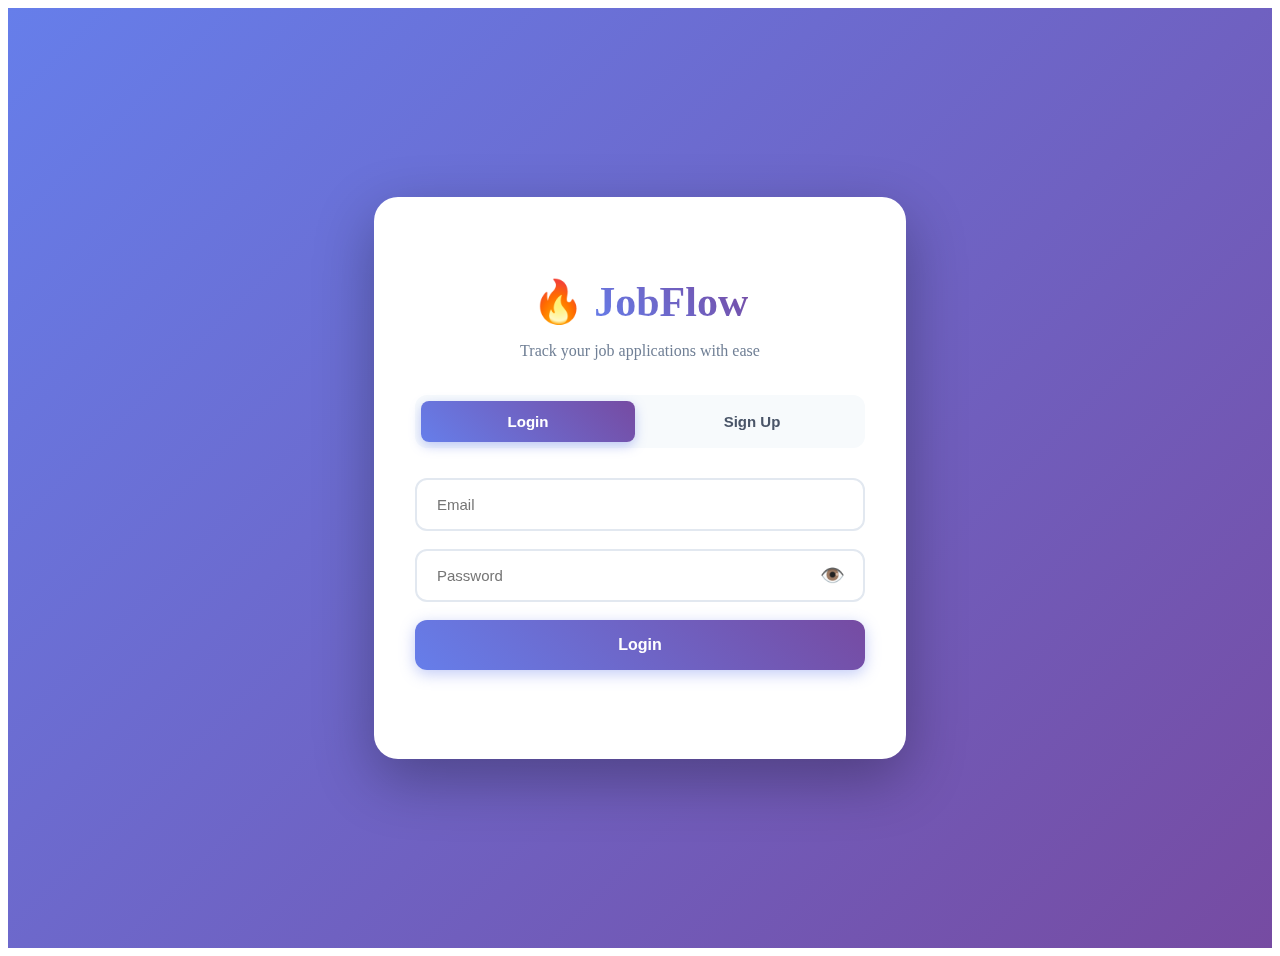
<file: index.html>
<!DOCTYPE html>
<html lang="en">
<head>
    <meta charset="UTF-8">
    <meta name="viewport" content="width=device-width, initial-scale=1.0">
    <title>JobFlow - Track Your Career Journey</title>
    <link rel="stylesheet" href="style.css">
    <link href="https://fonts.googleapis.com/css2?family=Outfit:wght@300;400;600;700;800&display=swap" rel="stylesheet">
</head>
<body>
    <div class="background-animation">
        <div class="gradient-orb orb-1"></div>
        <div class="gradient-orb orb-2"></div>
        <div class="gradient-orb orb-3"></div>
    </div>

    <header class="hero">
        <div class="logo">
            <svg width="50" height="50" viewBox="0 0 50 50" fill="none">
                <rect x="5" y="15" width="40" height="30" rx="4" fill="url(#grad1)"/>
                <rect x="15" y="5" width="20" height="15" rx="3" fill="url(#grad2)"/>
                <circle cx="20" cy="30" r="3" fill="white" opacity="0.8"/>
                <circle cx="30" cy="30" r="3" fill="white" opacity="0.8"/>
                <defs>
                    <linearGradient id="grad1" x1="5" y1="15" x2="45" y2="45">
                        <stop offset="0%" style="stop-color:#667eea;stop-opacity:1" />
                        <stop offset="100%" style="stop-color:#764ba2;stop-opacity:1" />
                    </linearGradient>
                    <linearGradient id="grad2" x1="15" y1="5" x2="35" y2="20">
                        <stop offset="0%" style="stop-color:#f093fb;stop-opacity:1" />
                        <stop offset="100%" style="stop-color:#f5576c;stop-opacity:1" />
                    </linearGradient>
                </defs>
            </svg>
            <span>JobFlow</span>
        </div>
        <h1 class="hero-title">Track Your Career Journey</h1>
        <p class="hero-subtitle">Organize, manage, and never lose track of your job applications</p>
    </header>

    <main class="container">
        <!-- Login Section -->
        <section class="glass-card login-card" id="loginSection">
            <div class="card-icon">🔐</div>
            <h2>Welcome Back</h2>
            <p class="card-description">Sign in to access your applications</p>
            <div class="form-group">
                <div class="input-wrapper">
                    <input type="text" id="username" placeholder="Username" autocomplete="username">
                </div>
                <div class="input-wrapper">
                    <input type="password" id="password" placeholder="Password" autocomplete="current-password">
                </div>
                <button class="btn btn-primary" onclick="login()">
                    <span>Sign In</span>
                    <svg width="20" height="20" viewBox="0 0 20 20" fill="none">
                        <path d="M4 10h12m0 0l-4-4m4 4l-4 4" stroke="currentColor" stroke-width="2" stroke-linecap="round"/>
                    </svg>
                </button>
            </div>
            <p id="loginMessage" class="message"></p>
        </section>

        <!-- Add Job Section -->
        <section class="glass-card add-job-card" id="addJobSection">
            <div class="card-icon">✨</div>
            <h2 id="formTitle">Add New Application</h2>
            <p class="card-description">Keep track of every opportunity</p>
            <div class="form-group">
                <div class="form-row">
                    <div class="input-wrapper">
                        <label for="company">Company</label>
                        <input type="text" id="company" placeholder="e.g., Google, Microsoft" required>
                    </div>
                    <div class="input-wrapper">
                        <label for="role">Role</label>
                        <input type="text" id="role" placeholder="e.g., Software Engineer" required>
                    </div>
                </div>
                <div class="form-row">
                    <div class="input-wrapper">
                        <label for="status">Status</label>
                        <select id="status" required>
                            <option value="">Select status</option>
                            <option value="Applied">📝 Applied</option>
                            <option value="Interview">💼 Interview</option>
                            <option value="Offer">🎉 Offer</option>
                            <option value="Rejected">❌ Rejected</option>
                            <option value="Accepted">✅ Accepted</option>
                        </select>
                    </div>
                    <div class="input-wrapper">
                        <label for="date">Date Applied</label>
                        <input type="date" id="date" required>
                    </div>
                </div>
                <div class="button-group">
                    <button class="btn btn-primary" onclick="addJob()" id="submitBtn">
                        <span>Add Application</span>
                        <svg width="20" height="20" viewBox="0 0 20 20" fill="none">
                            <path d="M10 4v12m-6-6h12" stroke="currentColor" stroke-width="2" stroke-linecap="round"/>
                        </svg>
                    </button>
                    <button class="btn btn-secondary" onclick="cancelEdit()" id="cancelBtn" style="display:none;">
                        <span>Cancel</span>
                    </button>
                </div>
            </div>
        </section>

        <!-- Applications List -->
        <section class="glass-card jobs-card" id="jobsSection">
            <div class="section-header">
                <div>
                    <div class="card-icon">📊</div>
                    <h2>Your Applications</h2>
                    <p class="card-description">Monitor your job search progress</p>
                </div>
                <div class="stats">
                    <div class="stat">
                        <span class="stat-number" id="totalJobs">0</span>
                        <span class="stat-label">Total</span>
                    </div>
                </div>
            </div>
            <div id="jobList" class="job-list">
                <div class="empty-state">
                    <svg width="100" height="100" viewBox="0 0 100 100" fill="none">
                        <circle cx="50" cy="50" r="40" stroke="currentColor" stroke-width="2" opacity="0.2"/>
                        <path d="M30 50h40M50 30v40" stroke="currentColor" stroke-width="2" stroke-linecap="round" opacity="0.5"/>
                    </svg>
                    <p>No applications yet. Start tracking your journey!</p>
                </div>
            </div>
        </section>
    </main>

    <footer class="footer">
        <p>Built with <span class="heart">♥</span> for job seekers</p>
        <p class="footer-note">© 2024 JobFlow - Your Career Companion</p>
    </footer>

    <script src="script.js"></script>
</body>
</html>
</file>
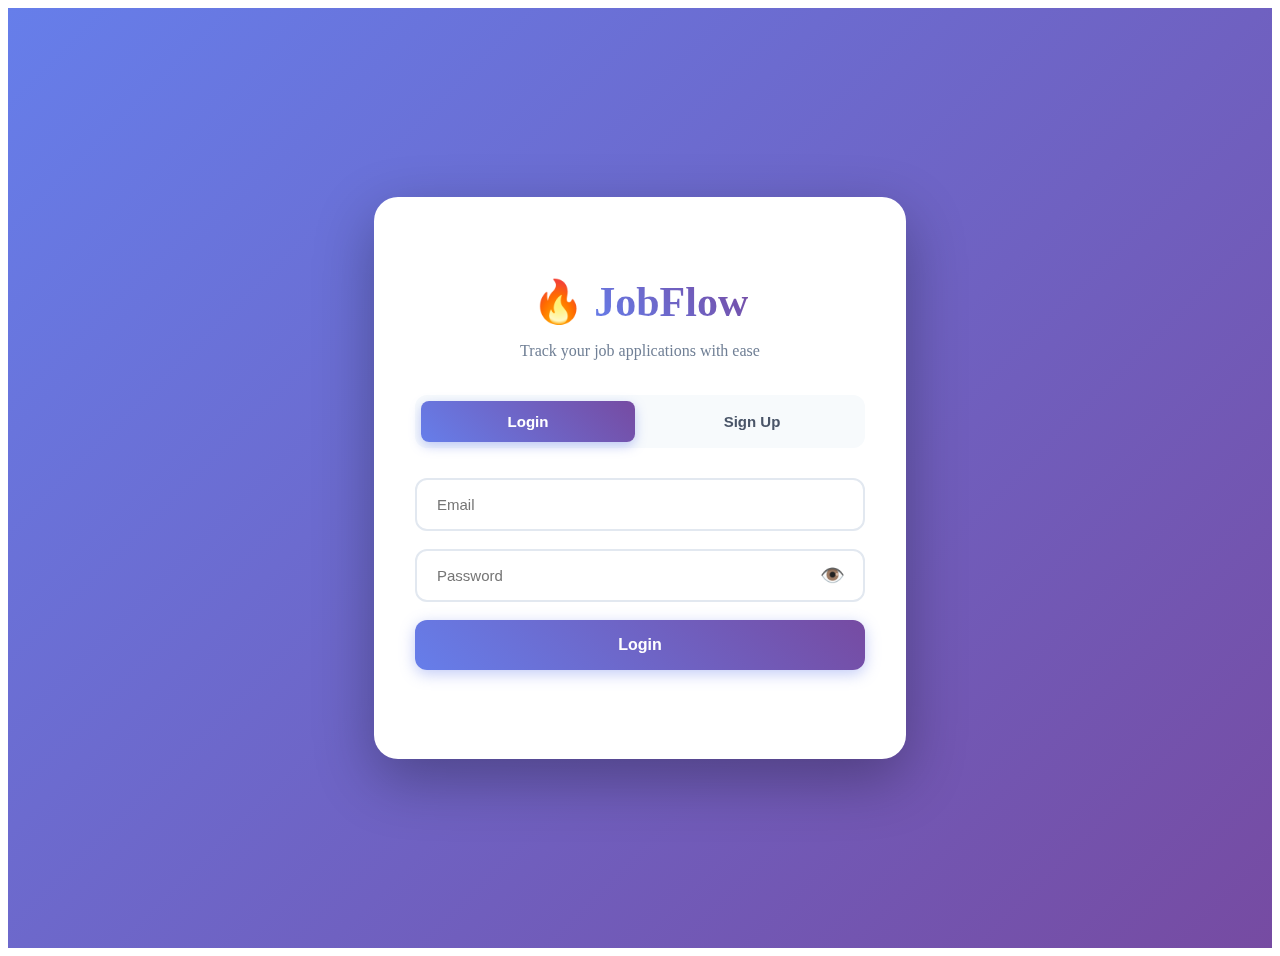
<file: login.html>
<!DOCTYPE html>
<html lang="en">
<head>
  <meta charset="UTF-8" />
  <meta name="viewport" content="width=device-width, initial-scale=1.0" />
  <title>🔥 JobFlow - Login</title>
  <link rel="stylesheet" href="style.css" />
</head>
<body>

<div class="auth-container">
  <div class="auth-card">
    <h1 class="auth-title">🔥 <span class="gradient-text">JobFlow</span></h1>
    <p class="auth-subtitle">Track your job applications with ease</p>

    <div class="auth-tabs">
      <button class="auth-tab active" id="loginTab" onclick="switchTab('login')">Login</button>
      <button class="auth-tab" id="signupTab" onclick="switchTab('signup')">Sign Up</button>
    </div>

    <!-- Login Form -->
    <form id="loginForm" class="auth-form">
      <input type="email" id="loginEmail" placeholder="Email" required autocomplete="email">
      
      <div class="password-input-wrapper">
        <input type="password" id="loginPassword" placeholder="Password" required autocomplete="current-password">
        <button type="button" class="password-toggle" onclick="togglePassword('loginPassword', this)">
          <span class="eye-icon">👁️</span>
        </button>
      </div>

      <button type="submit" class="auth-submit">Login</button>
      <p class="auth-error" id="loginError"></p>
    </form>

    <!-- Signup Form -->
    <form id="signupForm" class="auth-form" style="display: none;">
      <input type="text" id="signupUsername" placeholder="Username" required autocomplete="username">
      <input type="email" id="signupEmail" placeholder="Email" required autocomplete="email">
      
      <div class="password-input-wrapper">
        <input type="password" id="signupPassword" placeholder="Password (min 6 characters)" required minlength="6" autocomplete="new-password">
        <button type="button" class="password-toggle" onclick="togglePassword('signupPassword', this)">
          <span class="eye-icon">👁️</span>
        </button>
      </div>

      <button type="submit" class="auth-submit">Create Account</button>
      <p class="auth-error" id="signupError"></p>
    </form>
  </div>
</div>

<script src="auth.js"></script>
</body>
</html>
</html>
</file>
<file: style.css>
/* Auth Page Styles */
.auth-container {
  display: flex;
  justify-content: center;
  align-items: center;
  min-height: 100vh;
  padding: 20px;
}

.auth-card {
  background: rgba(255,255,255,0.15);
  backdrop-filter: blur(10px);
  padding: 40px;
  border-radius: 20px;
  max-width: 400px;
  width: 100%;
  border: 1px solid rgba(255,255,255,0.2);
}

.auth-card h1 {
  text-align: center;
  margin-bottom: 10px;
}

.subtitle {
  text-align: center;
  opacity: 0.8;
  margin-bottom: 30px;
}

.tabs {
  display: flex;
  gap: 10px;
  margin-bottom: 30px;
}

.tab-btn {
  flex: 1;
  padding: 12px;
  background: rgba(255,255,255,0.1);
  border: 2px solid transparent;
  border-radius: 10px;
  color: white;
  cursor: pointer;
  font-weight: 600;
  transition: all 0.3s;
}

.tab-btn.active {
  background: linear-gradient(45deg, #ffd93d, #ff6b6b);
  border-color: rgba(255,255,255,0.3);
}

.auth-form {
  display: flex;
  flex-direction: column;
  gap: 15px;
}

.auth-form input {
  width: 100%;
}

.error-msg {
  color: #ff6b6b;
  font-size: 14px;
  text-align: center;
  min-height: 20px;
}

/* Header with logout */
header {
  display: flex;
  justify-content: space-between;
  align-items: center;
  flex-wrap: wrap;
  gap: 20px;
}

.user-info {
  display: flex;
  align-items: center;
  gap: 15px;
}

.logout-btn {
  background: rgba(255,255,255,0.2);
  padding: 10px 20px;
  font-size: 14px;
}
/* ========== AUTH PAGE STYLES ========== */

.auth-container {
  display: flex;
  justify-content: center;
  align-items: center;
  min-height: 100vh;
  padding: 20px;
  background: linear-gradient(135deg, #667eea 0%, #764ba2 100%);
}

.auth-card {
  background: rgba(255, 255, 255, 0.95);
  padding: 50px 40px;
  border-radius: 24px;
  max-width: 450px;
  width: 100%;
  box-shadow: 0 20px 60px rgba(0, 0, 0, 0.3);
}

.auth-title {
  font-size: 42px;
  font-weight: 900;
  text-align: center;
  margin-bottom: 10px;
  color: #2d3748;
}

.gradient-text {
  background: linear-gradient(45deg, #667eea, #764ba2);
  -webkit-background-clip: text;
  -webkit-text-fill-color: transparent;
  background-clip: text;
}

.auth-subtitle {
  text-align: center;
  color: #718096;
  margin-bottom: 35px;
  font-size: 16px;
}

.auth-tabs {
  display: flex;
  gap: 10px;
  margin-bottom: 30px;
  background: #f7fafc;
  padding: 6px;
  border-radius: 12px;
}

.auth-tab {
  flex: 1;
  padding: 12px;
  background: transparent;
  border: none;
  border-radius: 8px;
  color: #4a5568;
  cursor: pointer;
  font-weight: 600;
  font-size: 15px;
  transition: all 0.3s;
}

.auth-tab.active {
  background: linear-gradient(45deg, #667eea, #764ba2);
  color: white;
  box-shadow: 0 4px 12px rgba(102, 126, 234, 0.4);
}

.auth-form {
  display: flex;
  flex-direction: column;
  gap: 18px;
}

.auth-form input {
  width: 100%;
  padding: 16px 20px;
  border: 2px solid #e2e8f0;
  border-radius: 12px;
  font-size: 15px;
  background: white;
  color: #2d3748;
  transition: all 0.3s;
}

.auth-form input:focus {
  outline: none;
  border-color: #667eea;
  box-shadow: 0 0 0 3px rgba(102, 126, 234, 0.1);
}

.auth-submit {
  padding: 16px;
  background: linear-gradient(45deg, #667eea, #764ba2);
  color: white;
  border: none;
  border-radius: 12px;
  font-size: 16px;
  font-weight: 700;
  cursor: pointer;
  transition: all 0.3s;
  box-shadow: 0 4px 15px rgba(102, 126, 234, 0.4);
}

.auth-submit:hover {
  transform: translateY(-2px);
  box-shadow: 0 6px 20px rgba(102, 126, 234, 0.5);
}

.auth-submit:active {
  transform: translateY(0);
}

.auth-error {
  color: #e53e3e;
  font-size: 14px;
  text-align: center;
  min-height: 20px;
  font-weight: 500;
}

/* Header with User Info */
header {
  display: flex;
  justify-content: space-between;
  align-items: center;
  flex-wrap: wrap;
  gap: 20px;
  padding: 20px 40px;
}

.user-info {
  display: flex;
  align-items: center;
  gap: 15px;
  background: rgba(255, 255, 255, 0.15);
  padding: 10px 20px;
  border-radius: 12px;
  backdrop-filter: blur(10px);
}

.user-info span {
  font-weight: 600;
  font-size: 16px;
}

.logout-btn {
  background: rgba(255, 107, 107, 0.9);
  padding: 10px 20px;
  font-size: 14px;
  font-weight: 600;
}

.logout-btn:hover {
  background: rgba(255, 107, 107, 1);
  transform: translateY(-2px);
}

@media (max-width: 768px) {
  .auth-card {
    padding: 40px 30px;
  }
  
  header {
    padding: 20px;
    flex-direction: column;
    text-align: center;
  }
  
  .user-info {
    width: 100%;
    justify-content: center;
  }
}

.logout-btn:hover {
  background: rgba(255,255,255,0.3);
}
/* ========== AUTH PAGE STYLES ========== */

.auth-container {
  display: flex;
  justify-content: center;
  align-items: center;
  min-height: 100vh;
  padding: 20px;
  background: linear-gradient(135deg, #667eea 0%, #764ba2 100%);
}

.auth-card {
  background: rgba(255, 255, 255, 0.95);
  padding: 50px 40px;
  border-radius: 24px;
  max-width: 450px;
  width: 100%;
  box-shadow: 0 20px 60px rgba(0, 0, 0, 0.3);
}

.auth-title {
  font-size: 42px;
  font-weight: 900;
  text-align: center;
  margin-bottom: 10px;
  color: #2d3748;
}

.gradient-text {
  background: linear-gradient(45deg, #667eea, #764ba2);
  -webkit-background-clip: text;
  -webkit-text-fill-color: transparent;
  background-clip: text;
}

.auth-subtitle {
  text-align: center;
  color: #718096;
  margin-bottom: 35px;
  font-size: 16px;
}

.auth-tabs {
  display: flex;
  gap: 10px;
  margin-bottom: 30px;
  background: #f7fafc;
  padding: 6px;
  border-radius: 12px;
}

.auth-tab {
  flex: 1;
  padding: 12px;
  background: transparent;
  border: none;
  border-radius: 8px;
  color: #4a5568;
  cursor: pointer;
  font-weight: 600;
  font-size: 15px;
  transition: all 0.3s;
}

.auth-tab.active {
  background: linear-gradient(45deg, #667eea, #764ba2);
  color: white;
  box-shadow: 0 4px 12px rgba(102, 126, 234, 0.4);
}

.auth-form {
  display: flex;
  flex-direction: column;
  gap: 18px;
}

.auth-form input {
  width: 100%;
  padding: 16px 20px;
  border: 2px solid #e2e8f0;
  border-radius: 12px;
  font-size: 15px;
  background: white;
  color: #2d3748;
  transition: all 0.3s;
}

.auth-form input:focus {
  outline: none;
  border-color: #667eea;
  box-shadow: 0 0 0 3px rgba(102, 126, 234, 0.1);
}

.auth-submit {
  padding: 16px;
  background: linear-gradient(45deg, #667eea, #764ba2);
  color: white;
  border: none;
  border-radius: 12px;
  font-size: 16px;
  font-weight: 700;
  cursor: pointer;
  transition: all 0.3s;
  box-shadow: 0 4px 15px rgba(102, 126, 234, 0.4);
}

.auth-submit:hover {
  transform: translateY(-2px);
  box-shadow: 0 6px 20px rgba(102, 126, 234, 0.5);
}

.auth-submit:active {
  transform: translateY(0);
}

.auth-error {
  color: #e53e3e;
  font-size: 14px;
  text-align: center;
  min-height: 20px;
  font-weight: 500;
}

/* Header with User Info */
header {
  display: flex;
  justify-content: space-between;
  align-items: center;
  flex-wrap: wrap;
  gap: 20px;
  padding: 20px 40px;
}

.user-info {
  display: flex;
  align-items: center;
  gap: 15px;
  background: rgba(255, 255, 255, 0.15);
  padding: 10px 20px;
  border-radius: 12px;
  backdrop-filter: blur(10px);
}

.user-info span {
  font-weight: 600;
  font-size: 16px;
}

.logout-btn {
  background: rgba(255, 107, 107, 0.9);
  padding: 10px 20px;
  font-size: 14px;
  font-weight: 600;
}

.logout-btn:hover {
  background: rgba(255, 107, 107, 1);
  transform: translateY(-2px);
}

@media (max-width: 768px) {
  .auth-card {
    padding: 40px 30px;
  }
  
  header {
    padding: 20px;
    flex-direction: column;
    text-align: center;
  }
  
  .user-info {
    width: 100%;
    justify-content: center;
  }
}
/* ==================== AUTH PAGE STYLES ==================== */

.auth-container {
  display: flex;
  justify-content: center;
  align-items: center;
  min-height: 100vh;
  padding: 20px;
  background: linear-gradient(135deg, #667eea 0%, #764ba2 100%);
}

.auth-card {
  background: white;
  padding: 50px 40px;
  border-radius: 24px;
  max-width: 450px;
  width: 100%;
  box-shadow: 0 20px 60px rgba(0, 0, 0, 0.3);
}

.auth-title {
  font-size: 42px;
  font-weight: 900;
  text-align: center;
  margin-bottom: 10px;
  color: #2d3748;
}

.gradient-text {
  background: linear-gradient(45deg, #667eea, #764ba2);
  -webkit-background-clip: text;
  -webkit-text-fill-color: transparent;
  background-clip: text;
}

.auth-subtitle {
  text-align: center;
  color: #718096;
  margin-bottom: 35px;
  font-size: 16px;
}

.auth-tabs {
  display: flex;
  gap: 10px;
  margin-bottom: 30px;
  background: #f7fafc;
  padding: 6px;
  border-radius: 12px;
}

.auth-tab {
  flex: 1;
  padding: 12px;
  background: transparent;
  border: none;
  border-radius: 8px;
  color: #4a5568;
  cursor: pointer;
  font-weight: 600;
  font-size: 15px;
  transition: all 0.3s;
}

.auth-tab.active {
  background: linear-gradient(45deg, #667eea, #764ba2);
  color: white;
  box-shadow: 0 4px 12px rgba(102, 126, 234, 0.4);
}

.auth-form {
  display: flex;
  flex-direction: column;
  gap: 18px;
}

.auth-form input {
  width: 100%;
  padding: 16px 20px;
  border: 2px solid #e2e8f0;
  border-radius: 12px;
  font-size: 15px;
  background: white;
  color: #2d3748;
  transition: all 0.3s;
  box-sizing: border-box;
}

.auth-form input:focus {
  outline: none;
  border-color: #667eea;
  box-shadow: 0 0 0 3px rgba(102, 126, 234, 0.1);
}

.password-input-wrapper {
  position: relative;
  width: 100%;
}

.password-input-wrapper input {
  padding-right: 50px;
}

.password-toggle {
  position: absolute;
  right: 12px;
  top: 50%;
  transform: translateY(-50%);
  background: transparent;
  border: none;
  cursor: pointer;
  padding: 8px;
  font-size: 20px;
  display: flex;
  align-items: center;
  justify-content: center;
  transition: all 0.2s;
  border-radius: 6px;
}

.password-toggle:hover {
  background: #f7fafc;
}

.eye-icon {
  user-select: none;
}

.auth-submit {
  padding: 16px;
  background: linear-gradient(45deg, #667eea, #764ba2);
  color: white;
  border: none;
  border-radius: 12px;
  font-size: 16px;
  font-weight: 700;
  cursor: pointer;
  transition: all 0.3s;
  box-shadow: 0 4px 15px rgba(102, 126, 234, 0.4);
}

.auth-submit:hover:not(:disabled) {
  transform: translateY(-2px);
  box-shadow: 0 6px 20px rgba(102, 126, 234, 0.5);
}

.auth-submit:active:not(:disabled) {
  transform: translateY(0);
}

.auth-submit:disabled {
  opacity: 0.7;
  cursor: not-allowed;
}

.auth-error {
  font-size: 14px;
  text-align: center;
  min-height: 20px;
  font-weight: 500;
  margin: 0;
}

/* Header with User Info */
header {
  display: flex;
  justify-content: space-between;
  align-items: center;
  flex-wrap: wrap;
  gap: 20px;
  padding: 20px 40px;
}

.user-info {
  display: flex;
  align-items: center;
  gap: 15px;
  background: rgba(255, 255, 255, 0.15);
  padding: 10px 20px;
  border-radius: 12px;
  backdrop-filter: blur(10px);
}

.user-info span {
  font-weight: 600;
  font-size: 16px;
}

.logout-btn {
  background: rgba(255, 107, 107, 0.9);
  padding: 10px 20px;
  font-size: 14px;
  font-weight: 600;
  border-radius: 10px;
}

.logout-btn:hover {
  background: rgba(255, 107, 107, 1);
  transform: translateY(-2px);
}

@media (max-width: 768px) {
  .auth-card {
    padding: 40px 25px;
  }
  
  .auth-title {
    font-size: 36px;
  }
  
  header {
    padding: 20px;
    flex-direction: column;
    text-align: center;
  }
  
  .user-info {
    width: 100%;
    justify-content: center;
  }
}
</file>
